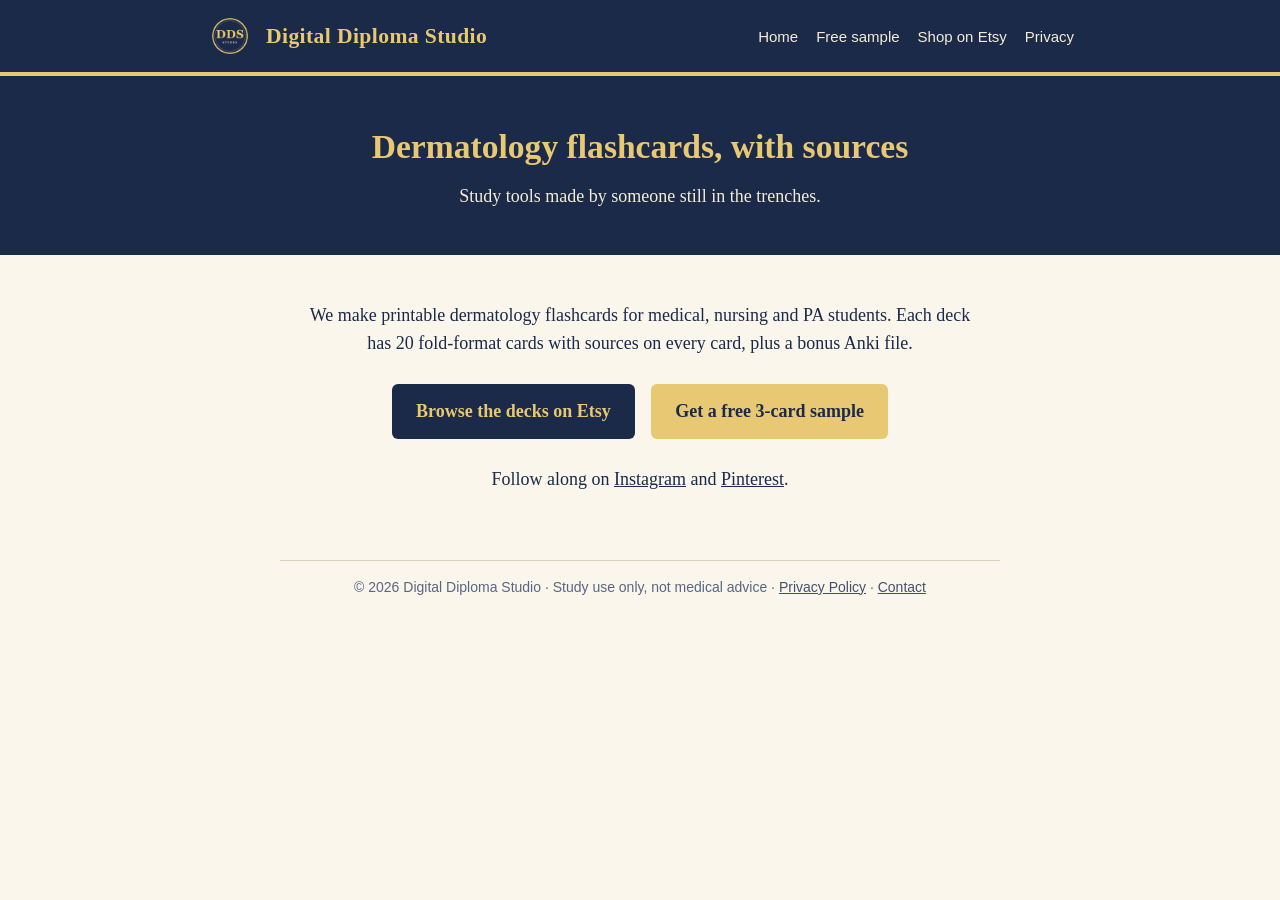
<file: index.html>
<!doctype html>
<html lang="en-AU">
<head>
<meta charset="utf-8">
<meta name="viewport" content="width=device-width, initial-scale=1">
<title>Digital Diploma Studio | Dermatology study flashcards</title>
<meta name="description" content="Printable dermatology flashcards with sources, plus a bonus Anki deck, from Digital Diploma Studio.">
<link rel="icon" href="logo.png">
<link rel="stylesheet" href="style.css">
</head>
<body>
<div class="top"><div class="in">
  <a class="brand" href="./"><img src="logo.png" alt="Digital Diploma Studio logo"><span>Digital Diploma Studio</span></a>
  <nav><a href="./">Home</a><a href="free-sample.html">Free sample</a><a href="https://www.etsy.com/shop/DigitalDiplomaStudio">Shop on Etsy</a><a href="privacy.html">Privacy</a></nav>
</div></div>
<section class="hero"><h1>Dermatology flashcards, with sources</h1><p>Study tools made by someone still in the trenches.</p></section>
<main class="center">
  <p>We make printable dermatology flashcards for medical, nursing and PA students. Each deck has 20 fold-format cards with sources on every card, plus a bonus Anki file.</p>
  <p><a class="btn" href="https://www.etsy.com/shop/DigitalDiplomaStudio">Browse the decks on Etsy</a> <a class="btn gold" href="free-sample.html">Get a free 3-card sample</a></p>
  <p>Follow along on <a href="https://www.instagram.com/digitaldiploma/">Instagram</a> and <a href="https://www.pinterest.com/diggitymedia/">Pinterest</a>.</p>
</main>
<footer>&copy; 2026 Digital Diploma Studio &middot; Study use only, not medical advice &middot; <a href="privacy.html">Privacy Policy</a> &middot; <a href="mailto:diggitymedia@hotmail.com">Contact</a></footer>
</body>
</html>
</file>
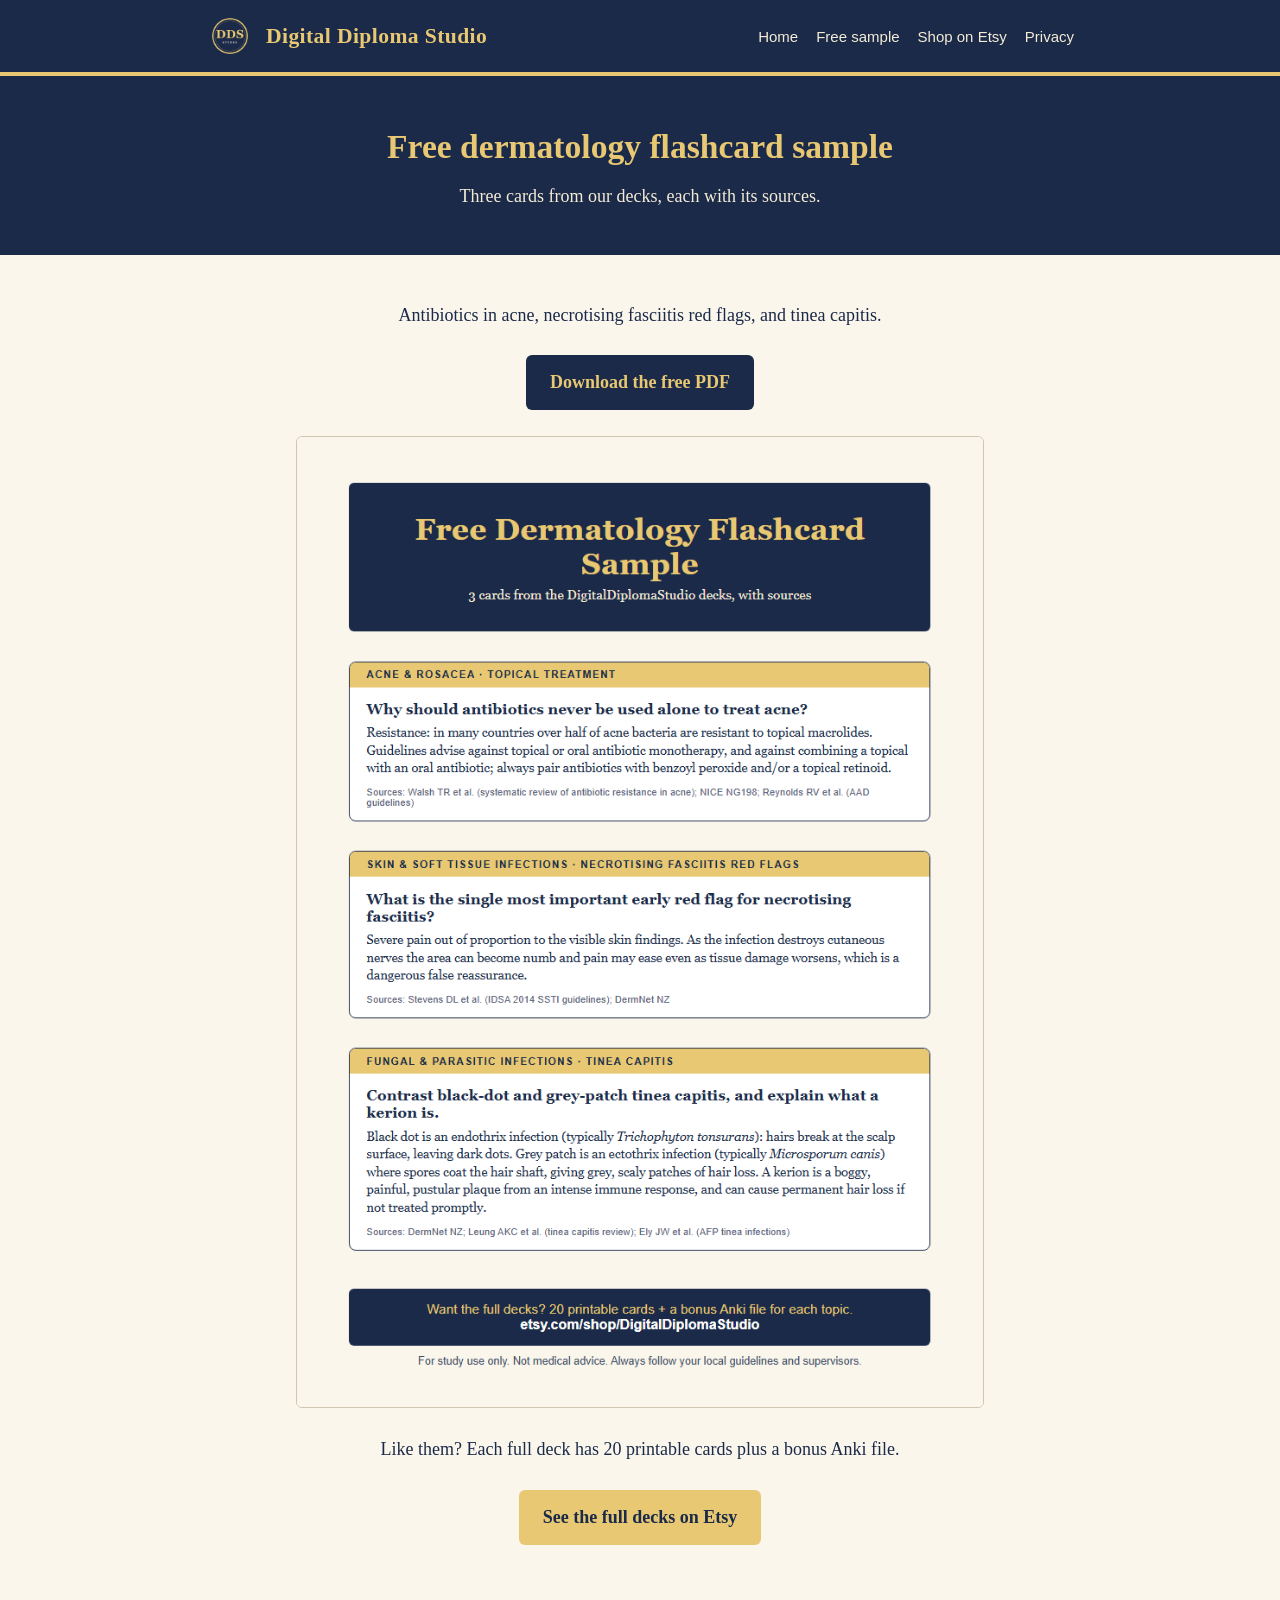
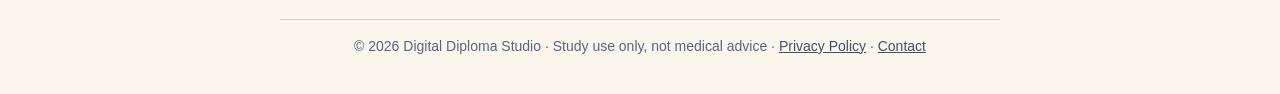
<file: free-sample.html>
<!doctype html>
<html lang="en-AU">
<head>
<meta charset="utf-8">
<meta name="viewport" content="width=device-width, initial-scale=1">
<title>Free Dermatology Flashcard Sample | Digital Diploma Studio</title>
<meta name="description" content="Download 3 free sourced dermatology flashcards from Digital Diploma Studio.">
<link rel="icon" href="logo.png">
<link rel="stylesheet" href="style.css">
</head>
<body>
<div class="top"><div class="in">
  <a class="brand" href="./"><img src="logo.png" alt="Digital Diploma Studio logo"><span>Digital Diploma Studio</span></a>
  <nav><a href="./">Home</a><a href="free-sample.html">Free sample</a><a href="https://www.etsy.com/shop/DigitalDiplomaStudio">Shop on Etsy</a><a href="privacy.html">Privacy</a></nav>
</div></div>
<section class="hero"><h1>Free dermatology flashcard sample</h1><p>Three cards from our decks, each with its sources.</p></section>
<main class="center">
  <p>Antibiotics in acne, necrotising fasciitis red flags, and tinea capitis.</p>
  <p><a class="btn" href="DDS-Free-Dermatology-Sample.pdf" download>Download the free PDF</a></p>
  <p><img class="prev" src="free-sample-preview.png" alt="Preview of the free sample PDF showing three flashcards"></p>
  <p>Like them? Each full deck has 20 printable cards plus a bonus Anki file.</p>
  <p><a class="btn gold" href="https://www.etsy.com/shop/DigitalDiplomaStudio">See the full decks on Etsy</a></p>
</main>
<footer>&copy; 2026 Digital Diploma Studio &middot; Study use only, not medical advice &middot; <a href="privacy.html">Privacy Policy</a> &middot; <a href="mailto:diggitymedia@hotmail.com">Contact</a></footer>
</body>
</html>
</file>
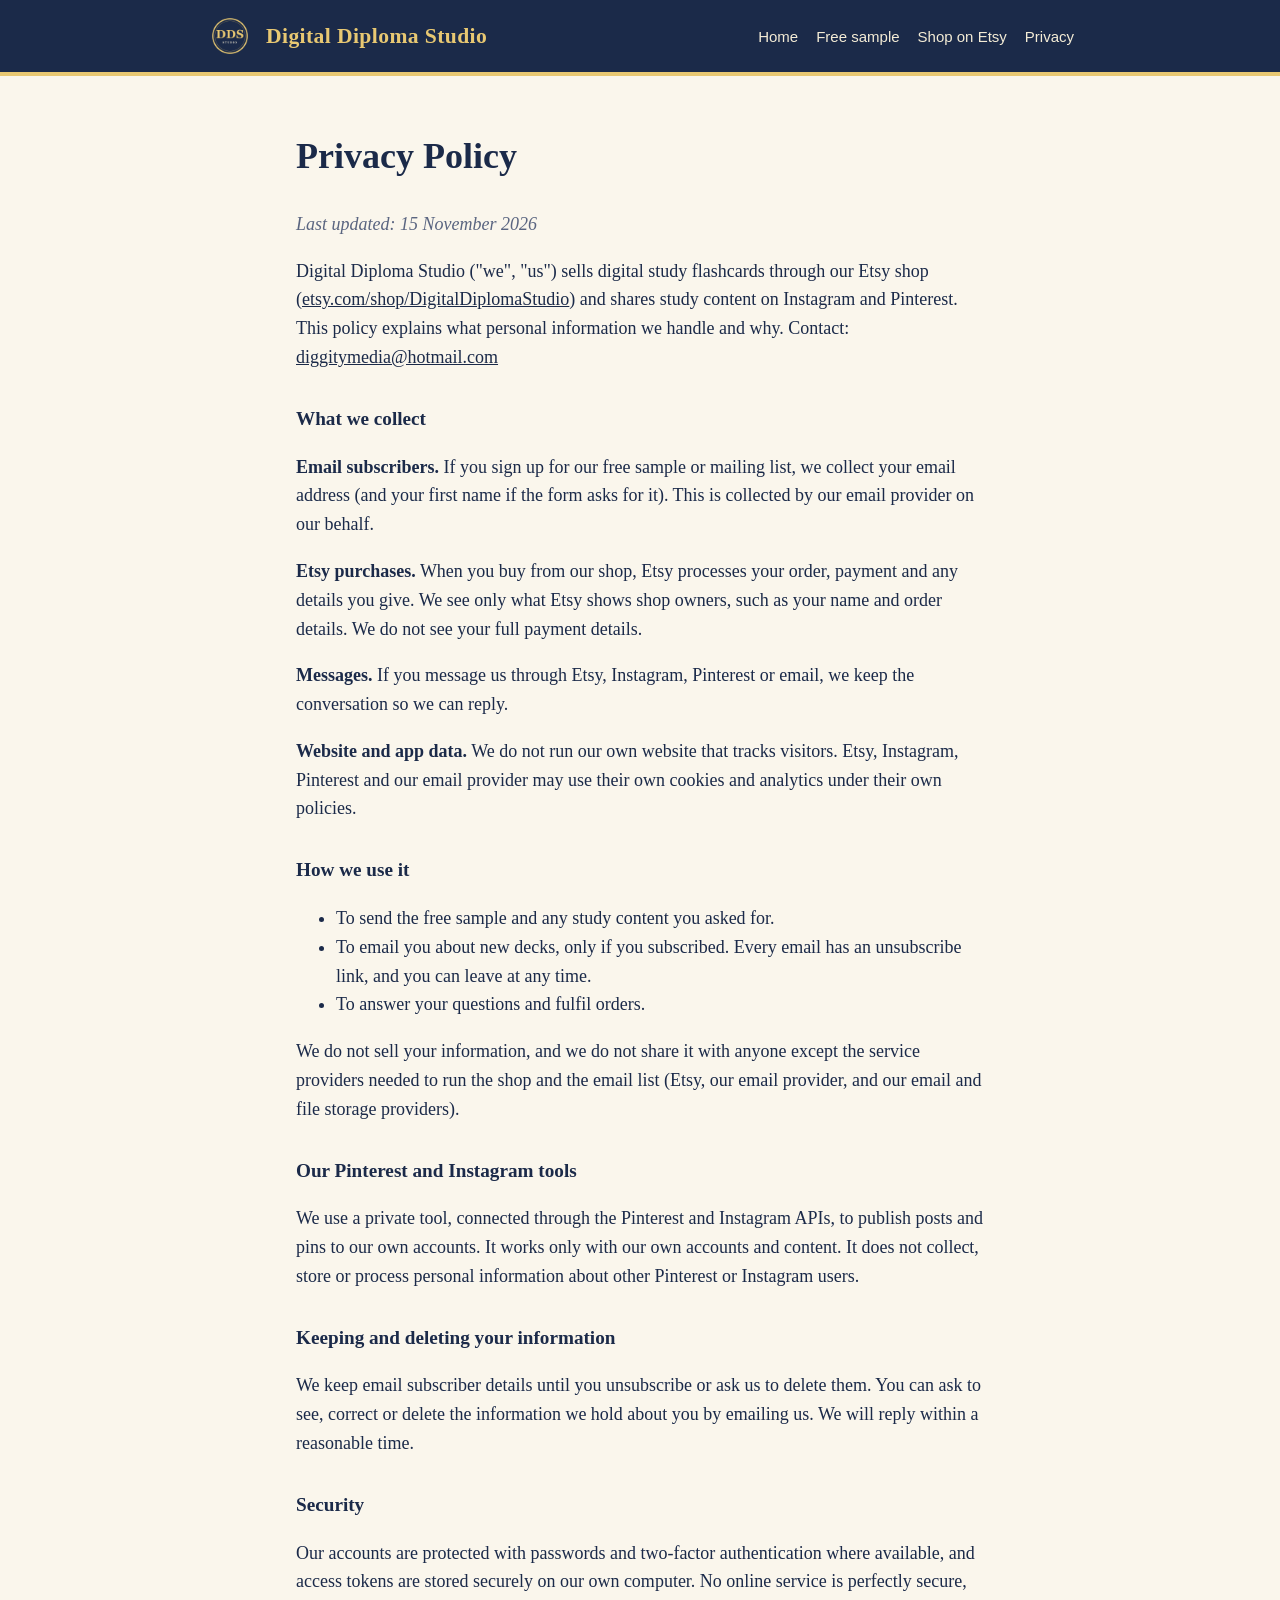
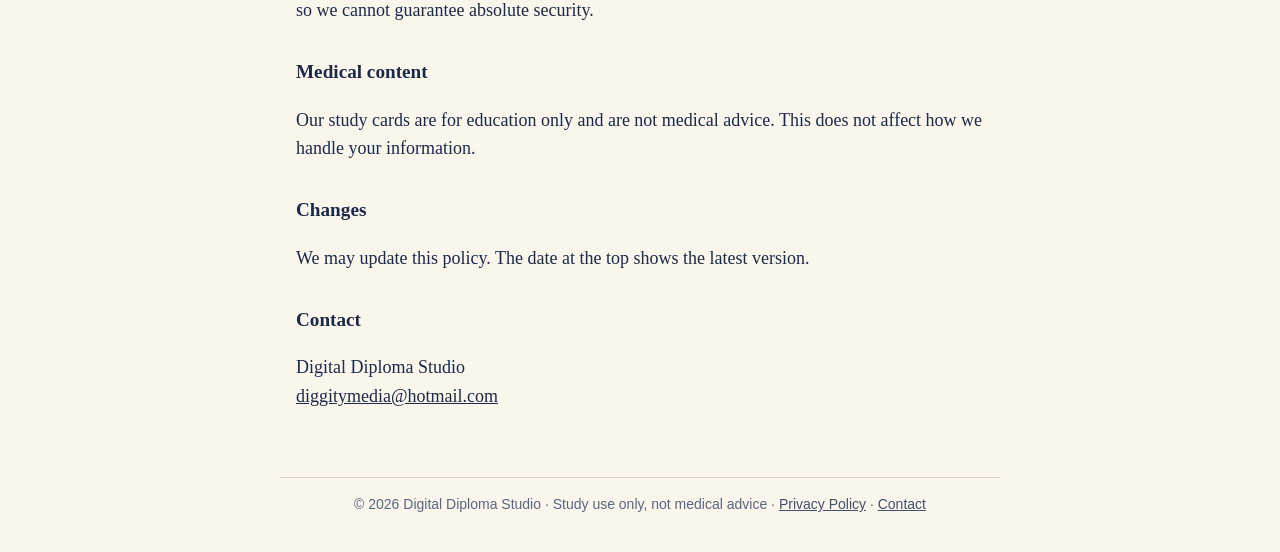
<file: privacy.html>
<!doctype html>
<html lang="en-AU">
<head>
<meta charset="utf-8">
<meta name="viewport" content="width=device-width, initial-scale=1">
<title>Privacy Policy | Digital Diploma Studio</title>

<link rel="icon" href="logo.png">
<link rel="stylesheet" href="style.css">
</head>
<body>
<div class="top"><div class="in">
  <a class="brand" href="./"><img src="logo.png" alt="Digital Diploma Studio logo"><span>Digital Diploma Studio</span></a>
  <nav><a href="./">Home</a><a href="free-sample.html">Free sample</a><a href="https://www.etsy.com/shop/DigitalDiplomaStudio">Shop on Etsy</a><a href="privacy.html">Privacy</a></nav>
</div></div>
<main>
<h1>Privacy Policy</h1>
<p class="updated">Last updated: 15 November 2026</p>
<p>Digital Diploma Studio ("we", "us") sells digital study flashcards through our Etsy shop (<a href="https://www.etsy.com/shop/DigitalDiplomaStudio">etsy.com/shop/DigitalDiplomaStudio</a>) and shares study content on Instagram and Pinterest. This policy explains what personal information we handle and why. Contact: <a href="mailto:diggitymedia@hotmail.com">diggitymedia@hotmail.com</a></p>

<h2>What we collect</h2>
<p><strong>Email subscribers.</strong> If you sign up for our free sample or mailing list, we collect your email address (and your first name if the form asks for it). This is collected by our email provider on our behalf.</p>
<p><strong>Etsy purchases.</strong> When you buy from our shop, Etsy processes your order, payment and any details you give. We see only what Etsy shows shop owners, such as your name and order details. We do not see your full payment details.</p>
<p><strong>Messages.</strong> If you message us through Etsy, Instagram, Pinterest or email, we keep the conversation so we can reply.</p>
<p><strong>Website and app data.</strong> We do not run our own website that tracks visitors. Etsy, Instagram, Pinterest and our email provider may use their own cookies and analytics under their own policies.</p>

<h2>How we use it</h2>
<ul>
<li>To send the free sample and any study content you asked for.</li>
<li>To email you about new decks, only if you subscribed. Every email has an unsubscribe link, and you can leave at any time.</li>
<li>To answer your questions and fulfil orders.</li>
</ul>
<p>We do not sell your information, and we do not share it with anyone except the service providers needed to run the shop and the email list (Etsy, our email provider, and our email and file storage providers).</p>

<h2>Our Pinterest and Instagram tools</h2>
<p>We use a private tool, connected through the Pinterest and Instagram APIs, to publish posts and pins to our own accounts. It works only with our own accounts and content. It does not collect, store or process personal information about other Pinterest or Instagram users.</p>

<h2>Keeping and deleting your information</h2>
<p>We keep email subscriber details until you unsubscribe or ask us to delete them. You can ask to see, correct or delete the information we hold about you by emailing us. We will reply within a reasonable time.</p>

<h2>Security</h2>
<p>Our accounts are protected with passwords and two-factor authentication where available, and access tokens are stored securely on our own computer. No online service is perfectly secure, so we cannot guarantee absolute security.</p>

<h2>Medical content</h2>
<p>Our study cards are for education only and are not medical advice. This does not affect how we handle your information.</p>

<h2>Changes</h2>
<p>We may update this policy. The date at the top shows the latest version.</p>

<h2>Contact</h2>
<p>Digital Diploma Studio<br><a href="mailto:diggitymedia@hotmail.com">diggitymedia@hotmail.com</a></p>
</main>
<footer>&copy; 2026 Digital Diploma Studio &middot; Study use only, not medical advice &middot; <a href="privacy.html">Privacy Policy</a> &middot; <a href="mailto:diggitymedia@hotmail.com">Contact</a></footer>
</body>
</html>
</file>
<file: style.css>
*{box-sizing:border-box}
body{margin:0;background:#faf6ec;color:#1b2a49;font:18px/1.6 Georgia,'Times New Roman',serif}
a{color:#1b2a49}
.top{background:#1b2a49;border-bottom:4px solid #e8c872}
.top .in{max-width:900px;margin:0 auto;padding:12px 16px;display:flex;align-items:center;justify-content:space-between;flex-wrap:wrap;gap:10px}
.brand{display:flex;align-items:center;gap:12px;text-decoration:none;color:#e8c872}
.brand img{width:48px;height:48px;border-radius:50%}
.brand span{font-size:1.35rem;font-weight:bold;letter-spacing:.4px}
nav a{color:#f4ecd6;text-decoration:none;margin-left:18px;font:15px Arial,sans-serif}
nav a:hover{color:#e8c872;text-decoration:underline}
.hero{background:#1b2a49;color:#f4ecd6;text-align:center;padding:44px 16px}
.hero h1{margin:0 0 8px;color:#e8c872;font-size:2.1rem}
.hero p{margin:0 auto;max-width:560px}
main{max-width:720px;margin:0 auto;padding:28px 16px 48px}
.center{text-align:center}
img.prev{max-width:100%;height:auto;border:1px solid #cfc6ad;border-radius:6px}
.btn{display:inline-block;background:#1b2a49;color:#e8c872;padding:13px 24px;border-radius:6px;text-decoration:none;font-weight:bold;margin:8px 6px}
.btn.gold{background:#e8c872;color:#1b2a49}
h2{margin-top:2rem;font-size:1.2rem}
.updated{color:#5a6580;font-style:italic}
footer{border-top:1px solid #d9d0b8;max-width:720px;margin:0 auto;padding:18px 16px 40px;color:#5a6580;font:14px Arial,sans-serif;text-align:center}
footer a{color:#44506b}
</file>
